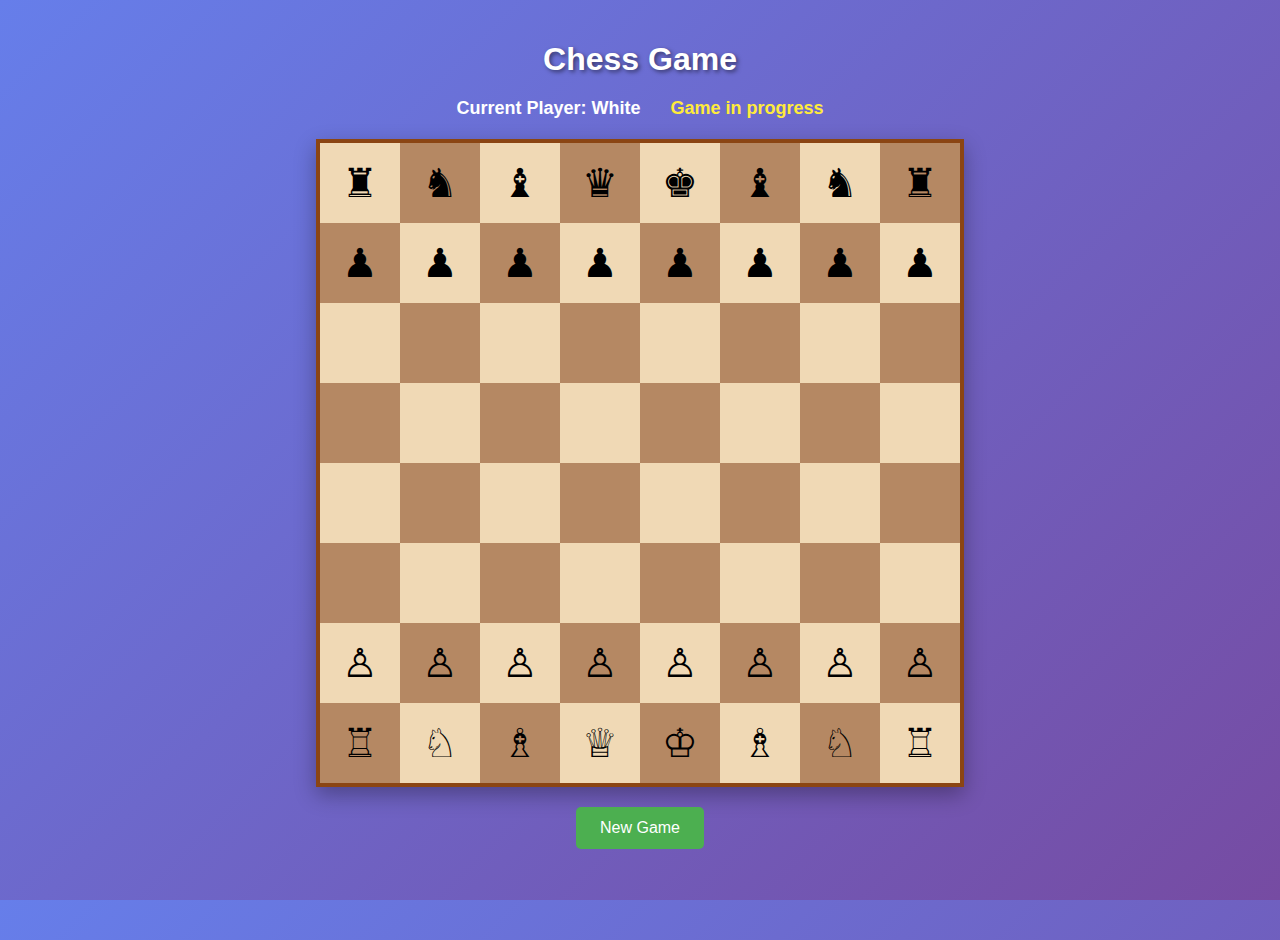
<file: index.html>
<!DOCTYPE html>
<html>
<head>
  <meta charset="utf-8">
  <meta name="viewport" content="width=device-width">
  <title>Chess Game</title>
  <link href="style.css" rel="stylesheet" type="text/css" />
</head>
<body>
  <div class="game-container">
    <h1>Chess Game</h1>
    <div class="game-info">
      <div class="current-player">Current Player: <span id="current-player">White</span></div>
      <div class="game-status" id="game-status">Game in progress</div>
    </div>
    <div class="chess-board" id="chess-board"></div>
    <div class="controls">
      <button id="reset-btn">New Game</button>
    </div>
  </div>
  <script src="script.js"></script>
</body>
</html>
</file>
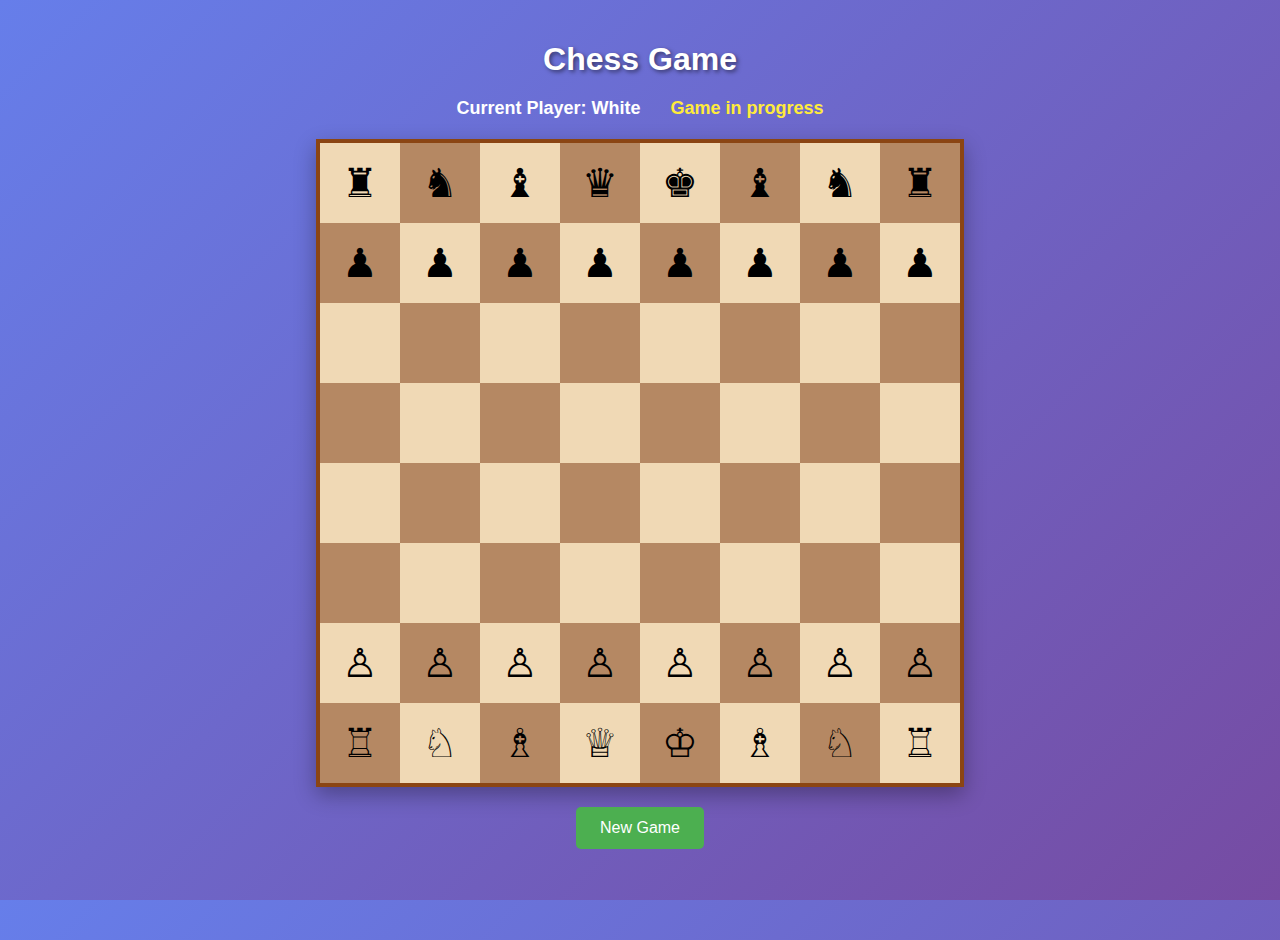
<file: index (3).html>
<!DOCTYPE html>
<html>
<head>
  <meta charset="utf-8">
  <meta name="viewport" content="width=device-width">
  <title>Chess Game</title>
  <link href="style.css" rel="stylesheet" type="text/css" />
</head>
<body>
  <div class="game-container">
    <h1>Chess Game</h1>
    <div class="game-info">
      <div class="current-player">Current Player: <span id="current-player">White</span></div>
      <div class="game-status" id="game-status">Game in progress</div>
    </div>
    <div class="chess-board" id="chess-board"></div>
    <div class="controls">
      <button id="reset-btn">New Game</button>
    </div>
  </div>
  <script src="script.js"></script>
</body>
</html>
</file>
<file: style.css>
html, body {
  height: 100%;
  width: 100%;
  margin: 0;
  padding: 0;
  font-family: Arial, sans-serif;
  background: linear-gradient(135deg, #667eea 0%, #764ba2 100%);
}

.game-container {
  display: flex;
  flex-direction: column;
  align-items: center;
  padding: 20px;
  min-height: 100vh;
}

h1 {
  color: white;
  margin-bottom: 20px;
  text-shadow: 2px 2px 4px rgba(0,0,0,0.5);
}

.game-info {
  display: flex;
  gap: 30px;
  margin-bottom: 20px;
  color: white;
  font-size: 18px;
  font-weight: bold;
}

.chess-board {
  display: grid;
  grid-template-columns: repeat(8, 80px);
  grid-template-rows: repeat(8, 80px);
  border: 4px solid #8B4513;
  box-shadow: 0 8px 20px rgba(0,0,0,0.3);
}

.square {
  width: 80px;
  height: 80px;
  display: flex;
  align-items: center;
  justify-content: center;
  font-size: 40px;
  cursor: pointer;
  position: relative;
  transition: background-color 0.2s;
}

.square.light {
  background-color: #f0d9b5;
}

.square.dark {
  background-color: #b58863;
}

.square:hover {
  opacity: 0.8;
}

.square.selected {
  background-color: #7dd87d !important;
  box-shadow: inset 0 0 10px rgba(0,0,0,0.3);
}

.square.possible-move {
  background-color: #ffeb3b !important;
}

.square.capture-move {
  background-color: #ff5722 !important;
}

.piece {
  user-select: none;
  pointer-events: none;
}

.controls {
  margin-top: 20px;
}

#reset-btn {
  padding: 12px 24px;
  font-size: 16px;
  background-color: #4CAF50;
  color: white;
  border: none;
  border-radius: 5px;
  cursor: pointer;
  transition: background-color 0.3s;
}

#reset-btn:hover {
  background-color: #45a049;
}

.game-status {
  color: #ffeb3b;
}

@media (max-width: 768px) {
  .chess-board {
    grid-template-columns: repeat(8, 60px);
    grid-template-rows: repeat(8, 60px);
  }
  
  .square {
    width: 60px;
    height: 60px;
    font-size: 30px;
  }
}
</file>
